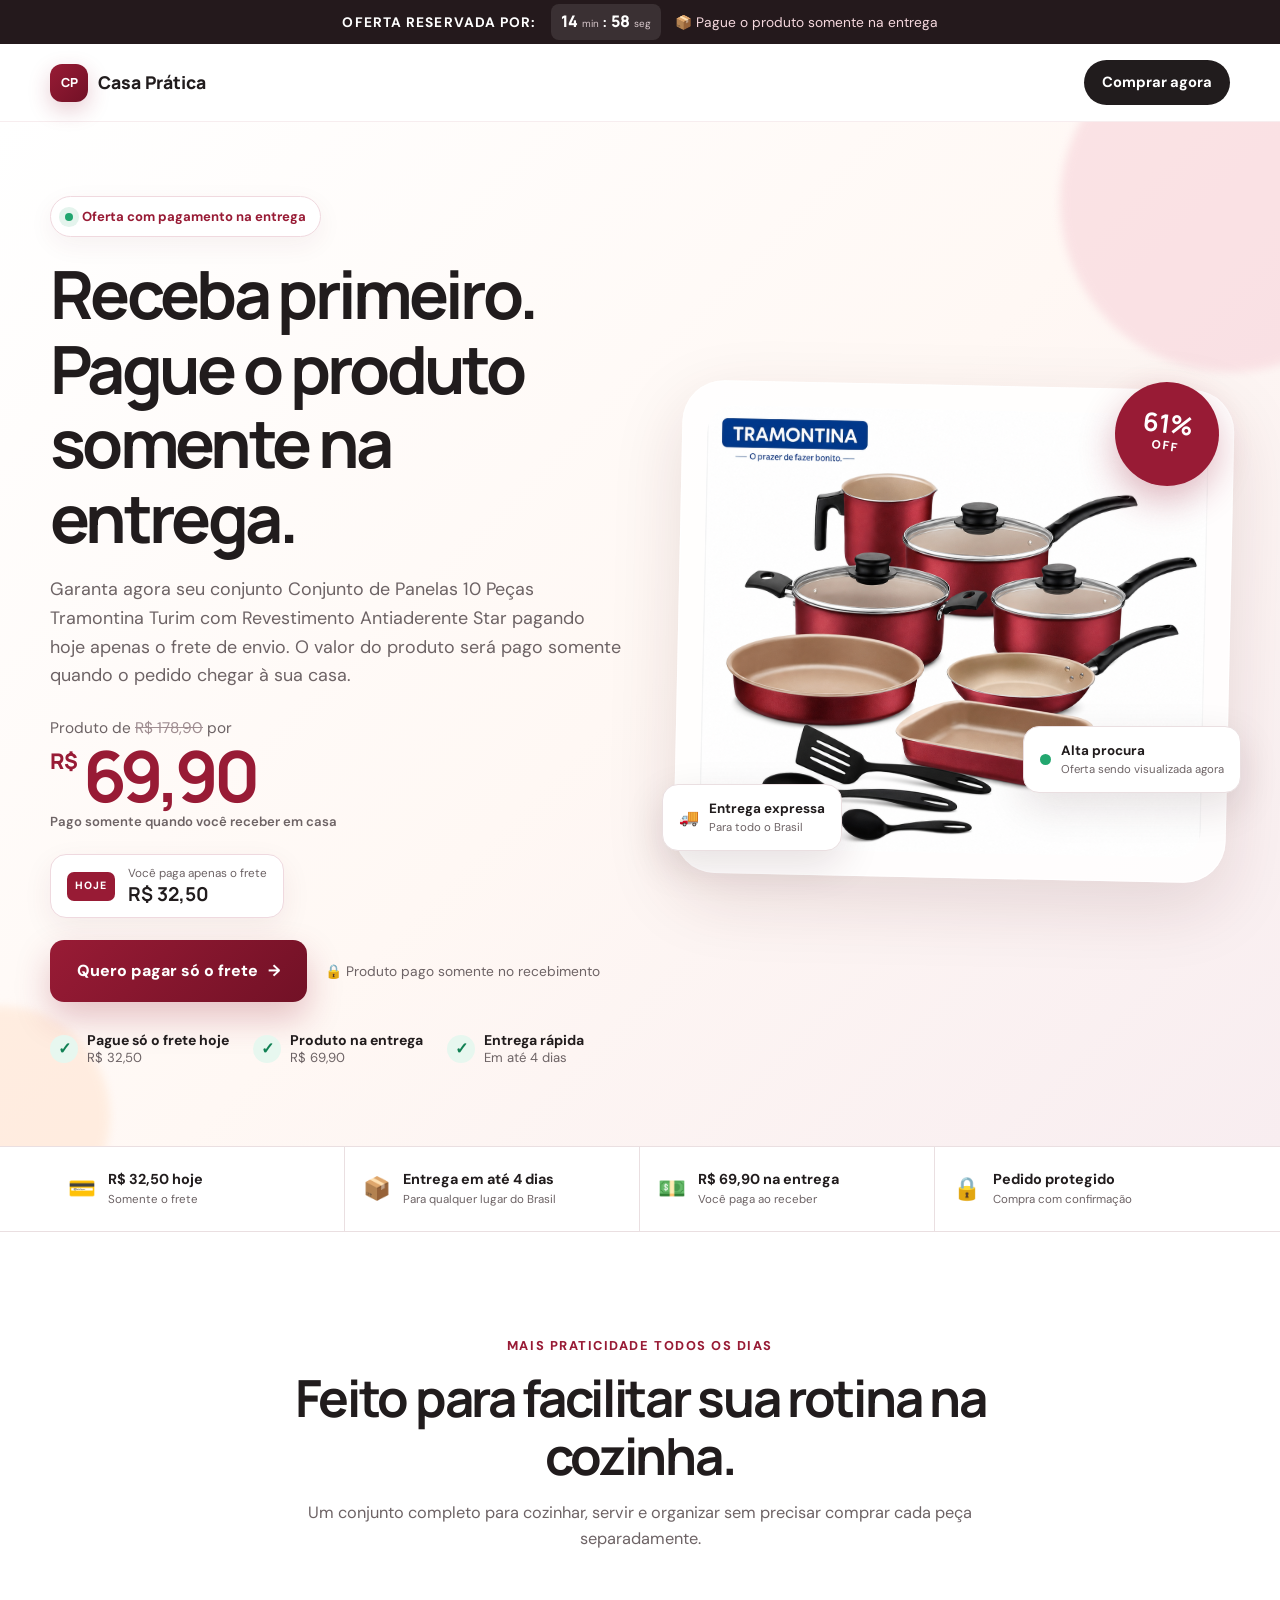
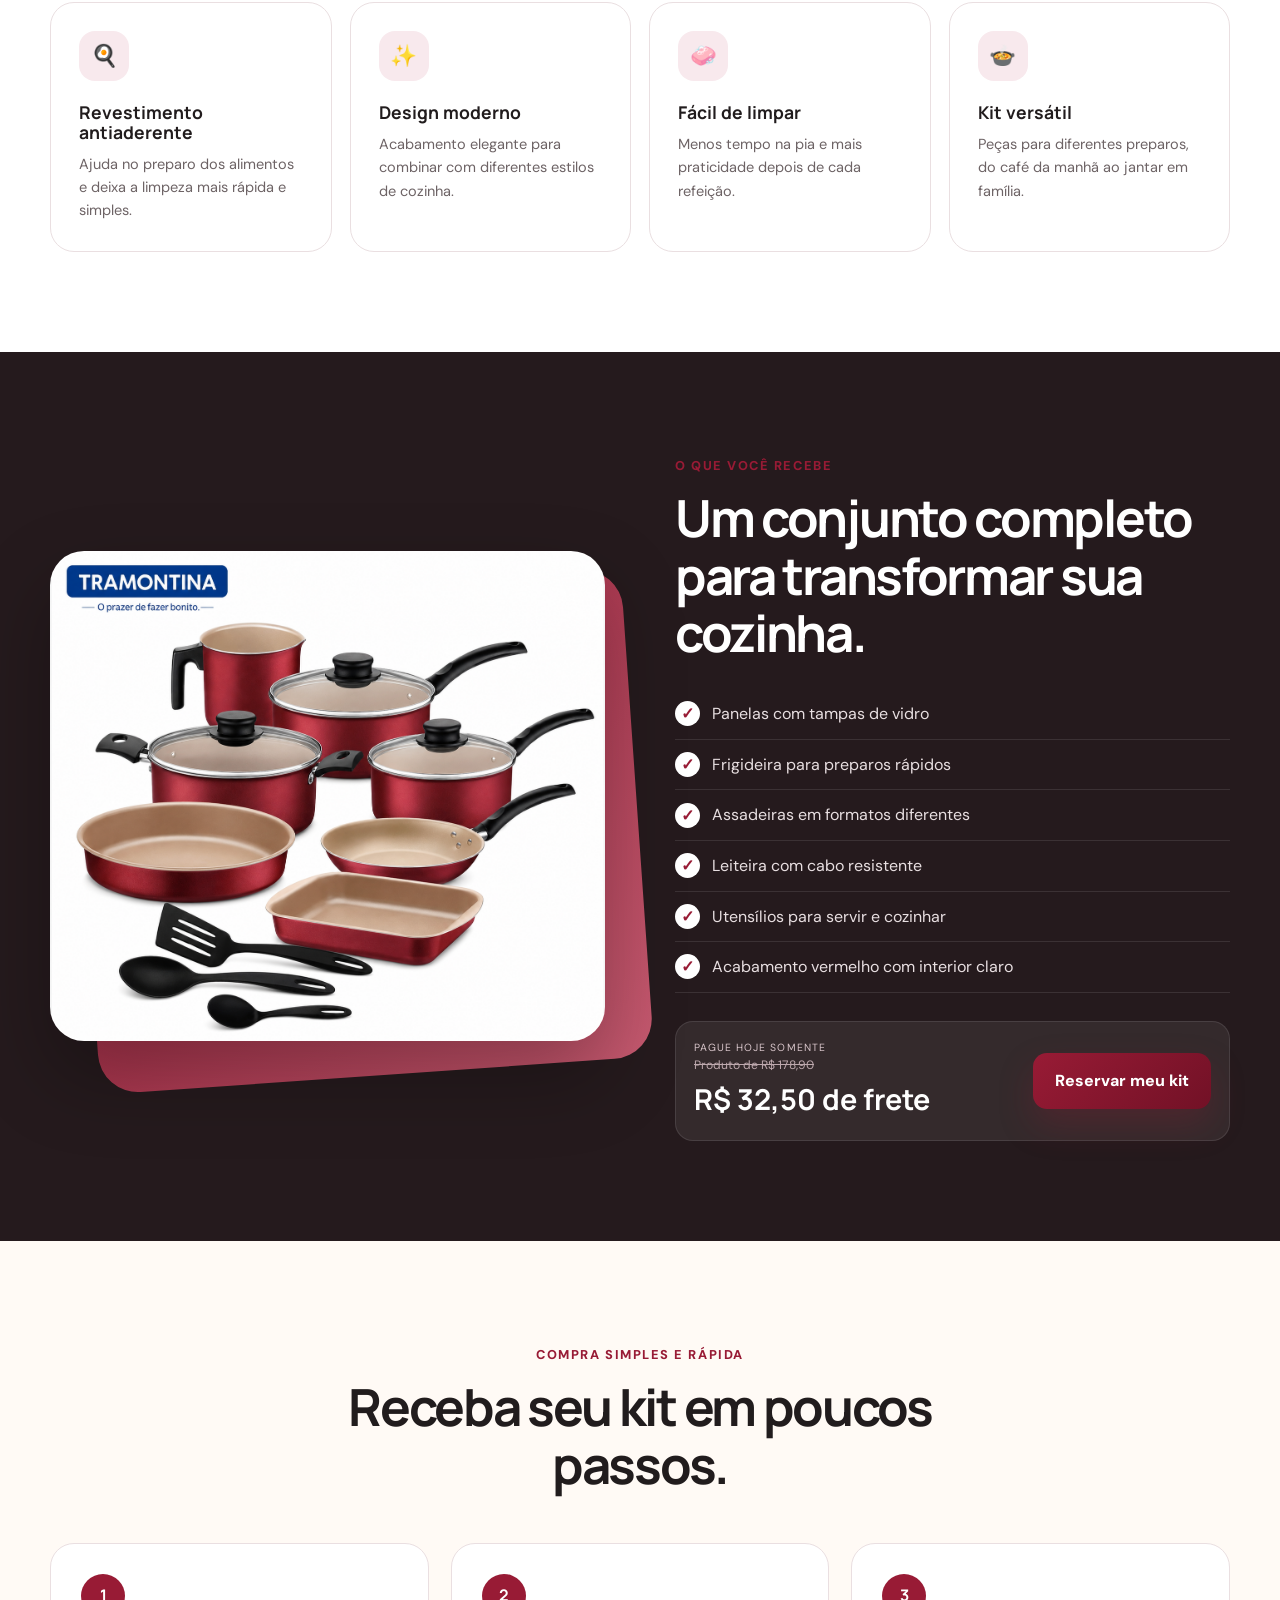
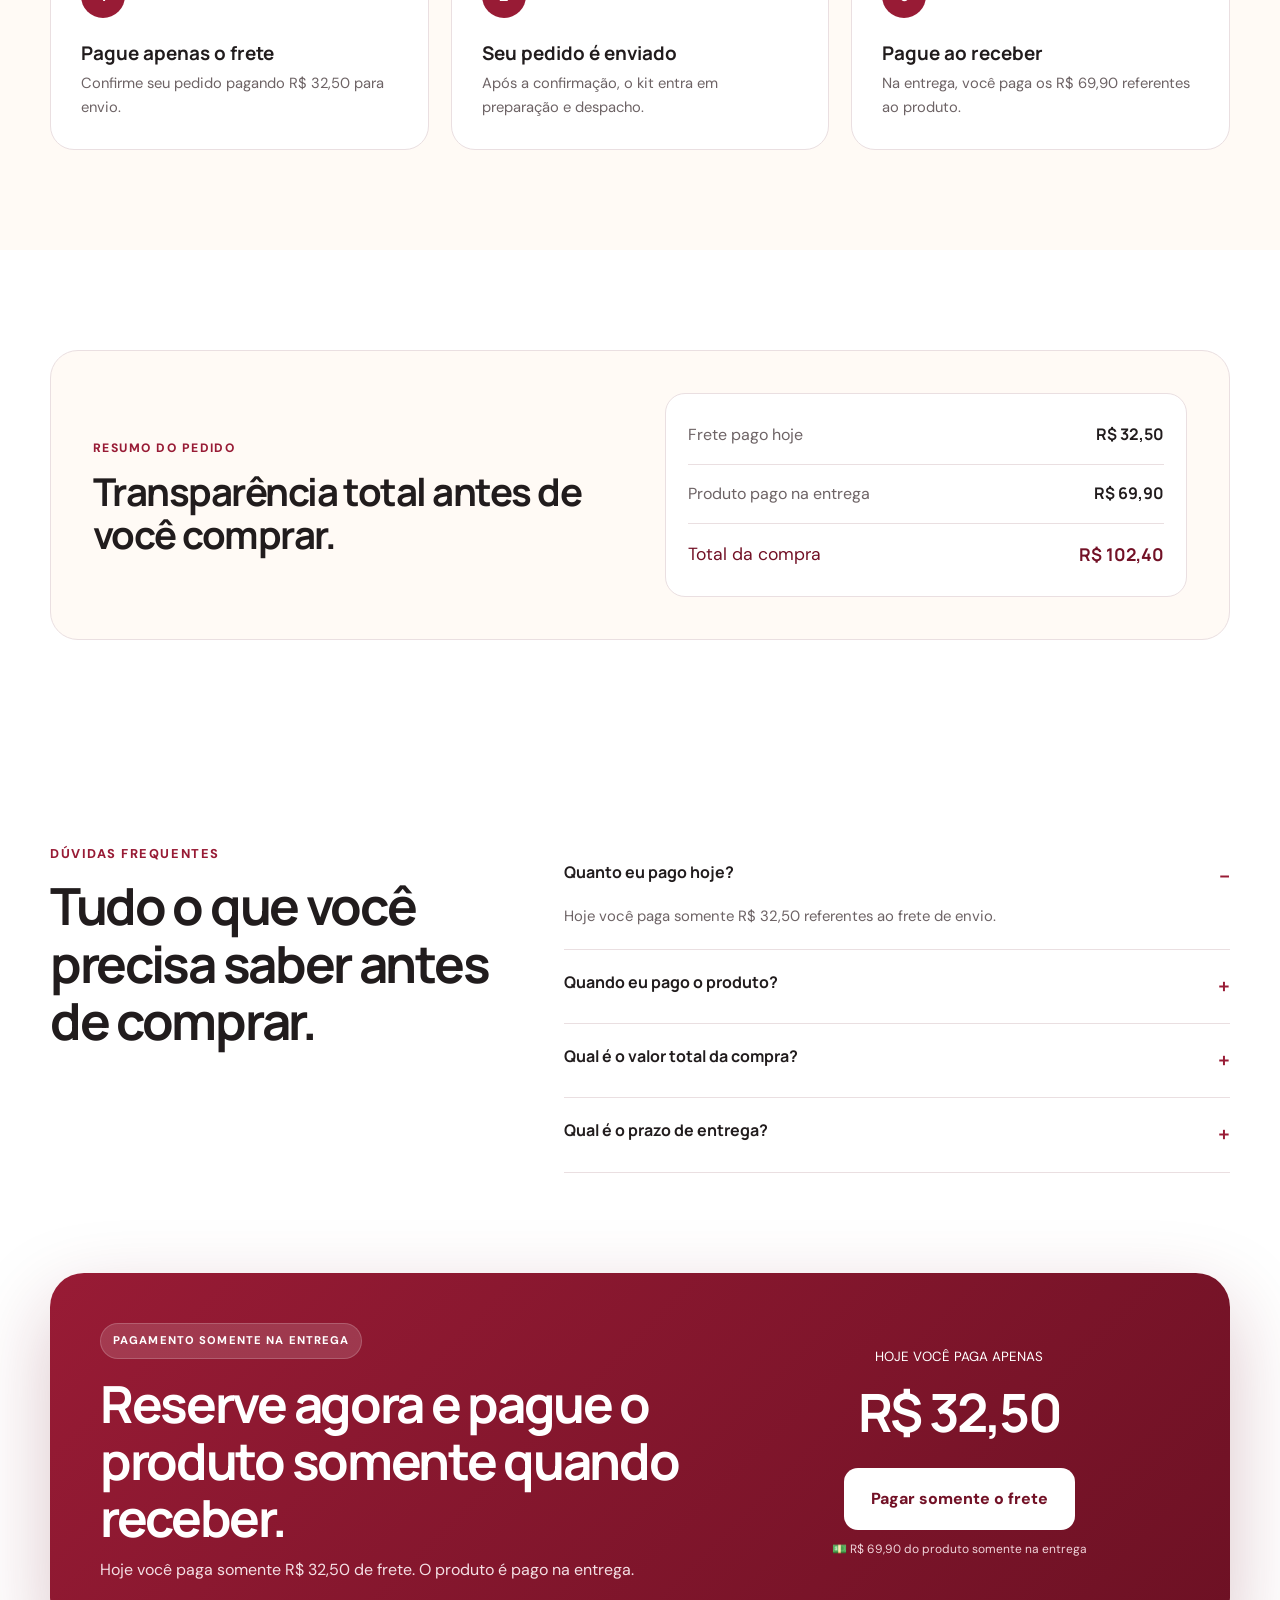
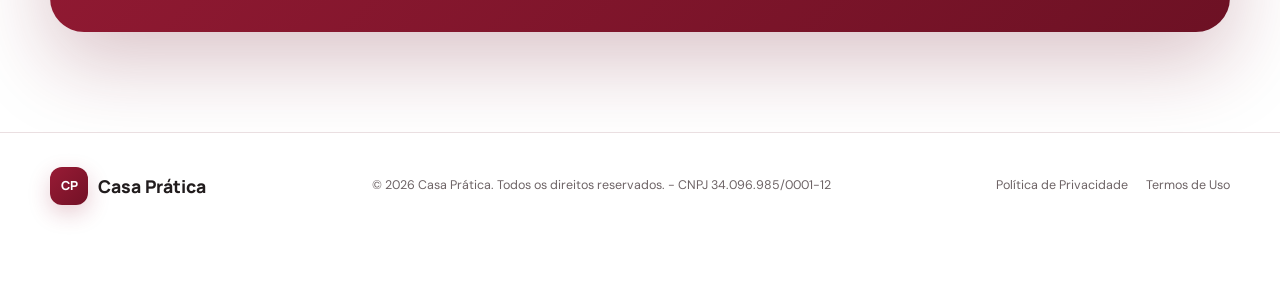
<file: index.html>
<!DOCTYPE html>
<html lang="pt-BR">
<head>
 
  <meta charset="UTF-8">
  <meta name="viewport" content="width=device-width, initial-scale=1.0">
  <meta name="description" content="Reserve seu jogo de panelas pagando apenas o frete hoje e pague o produto somente quando receber em casa.">
  <meta name="theme-color" content="#8f1730">
  <title>Jogo de Panelas Completo | Pague na Entrega</title>

  <link rel="preconnect" href="https://fonts.googleapis.com">
  <link rel="preconnect" href="https://fonts.gstatic.com" crossorigin>
  <link href="https://fonts.googleapis.com/css2?family=DM+Sans:wght@400;500;600;700&family=Manrope:wght@600;700;800&display=swap" rel="stylesheet">
  <link rel="stylesheet" href="styles.css">

  <!-- TikTok Pixel Code Start -->
<script>
!function (w, d, t) {
  w.TiktokAnalyticsObject=t;var ttq=w[t]=w[t]||[];ttq.methods=["page","track","identify","instances","debug","on","off","once","ready","alias","group","enableCookie","disableCookie","holdConsent","revokeConsent","grantConsent"],ttq.setAndDefer=function(t,e){t[e]=function(){t.push([e].concat(Array.prototype.slice.call(arguments,0)))}};for(var i=0;i<ttq.methods.length;i++)ttq.setAndDefer(ttq,ttq.methods[i]);ttq.instance=function(t){for(
var e=ttq._i[t]||[],n=0;n<ttq.methods.length;n++)ttq.setAndDefer(e,ttq.methods[n]);return e},ttq.load=function(e,n){var r="https://analytics.tiktok.com/i18n/pixel/events.js",o=n&&n.partner;ttq._i=ttq._i||{},ttq._i[e]=[],ttq._i[e]._u=r,ttq._t=ttq._t||{},ttq._t[e]=+new Date,ttq._o=ttq._o||{},ttq._o[e]=n||{};n=document.createElement("script")
;n.type="text/javascript",n.async=!0,n.src=r+"?sdkid="+e+"&lib="+t;e=document.getElementsByTagName("script")[0];e.parentNode.insertBefore(n,e)};


  ttq.load('D9GDPCJC77U79CKFAAA0');
  ttq.page();
}(window, document, 'ttq');
</script>
<!-- TikTok Pixel Code End -->

 
</head>
<body>
  <div class="urgency-bar">
    <div class="container urgency-bar__inner">
      <span class="urgency-bar__label">OFERTA RESERVADA POR:</span>
      <div class="timer" aria-label="Contagem regressiva">
        <span id="minutes">14</span><small>min</small>
        <b>:</b>
        <span id="seconds">59</span><small>seg</small>
      </div>
      <span class="urgency-bar__shipping">📦 Pague o produto somente na entrega</span>
    </div>
  </div>

  <header class="header">
    <div class="container header__inner">
      <a class="brand" href="#inicio" aria-label="Casa Prática">
        <span class="brand__mark">CP</span>
        <span>Casa Prática</span>
      </a>

      <a class="header__button" href="https://pagamento.centraldepagamentos.org/checkout?product=60dca249-8559-11f1-a1eb-46da4690ad53">Comprar agora</a>
    </div>
  </header>

  <main id="inicio">
    <section class="hero">
      <div class="hero__orb hero__orb--one"></div>
      <div class="hero__orb hero__orb--two"></div>

      <div class="container hero__grid">
        <div class="hero__content reveal">
          <div class="pill"><span></span> Oferta com pagamento na entrega</div>

          <h1>Receba primeiro. Pague o produto somente na entrega.</h1>

          <p class="hero__text">
            Garanta agora  seu conjunto Conjunto de Panelas 10 Peças Tramontina Turim com Revestimento Antiaderente Star pagando hoje apenas o frete de envio. O valor do produto será pago somente quando o pedido chegar à sua casa.
          </p>

          <div class="price">
            <div class="price__old">Produto de <s>R$ 178,90</s> por</div>
            <div class="price__current">
              <span>R$</span>
              <strong>69,90</strong>
            </div>
            <div class="price__note">Pago somente quando você receber em casa</div>
          </div>

          <div class="shipping-today">
            <span>HOJE</span>
            <div>
              <small>Você paga apenas o frete</small>
              <strong>R$ 32,50</strong>
            </div>
          </div>

          <div class="hero__cta-row">
            <a class="button button--primary button--large checkout-link" href="https://pagamento.centraldepagamentos.org/checkout?product=60dca249-8559-11f1-a1eb-46da4690ad53" target="_blank" rel="noopener">
              Quero pagar só o frete
              <span>→</span>
            </a>
            <div class="secure">🔒 Produto pago somente no recebimento</div>
          </div>

          <div class="quick-benefits">
            <div>
              <span>✓</span>
              <p><strong>Pague só o frete hoje</strong>R$ 32,50</p>
            </div>
            <div>
              <span>✓</span>
              <p><strong>Produto na entrega</strong>R$ 69,90</p>
            </div>
            <div>
              <span>✓</span>
              <p><strong>Entrega rápida</strong>Em até 4 dias</p>
            </div>
          </div>
        </div>

        <div class="hero__visual reveal">
          <div class="discount">
            <strong>61%</strong>
            <span>OFF</span>
          </div>

          <div class="product-card">
            <img src="kit-panelas.png" alt="Jogo de panelas vermelho com tampas, frigideiras e utensílios">
          </div>

          <div class="floating floating--delivery">
            <span>🚚</span>
            <div><strong>Entrega expressa</strong><small>Para todo o Brasil</small></div>
          </div>

          <div class="floating floating--activity">
            <span class="pulse"></span>
            <div><strong>Alta procura</strong><small id="activityText">Oferta sendo visualizada agora</small></div>
          </div>
        </div>
      </div>
    </section>

    <section class="trust-strip">
      <div class="container trust-strip__grid">
        <div><span>💳</span><p><strong>R$ 32,50 hoje</strong><small>Somente o frete</small></p></div>
        <div><span>📦</span><p><strong>Entrega em até 4 dias</strong><small>Para qualquer lugar do Brasil</small></p></div>
        <div><span>💵</span><p><strong>R$ 69,90 na entrega</strong><small>Você paga ao receber</small></p></div>
        <div><span>🔒</span><p><strong>Pedido protegido</strong><small>Compra com confirmação</small></p></div>
      </div>
    </section>

    <section class="section section--light">
      <div class="container">
        <div class="section-heading reveal">
          <span>Mais praticidade todos os dias</span>
          <h2>Feito para facilitar sua rotina na cozinha.</h2>
          <p>Um conjunto completo para cozinhar, servir e organizar sem precisar comprar cada peça separadamente.</p>
        </div>

        <div class="features">
          <article class="feature reveal">
            <div class="feature__icon">🍳</div>
            <h3>Revestimento antiaderente</h3>
            <p>Ajuda no preparo dos alimentos e deixa a limpeza mais rápida e simples.</p>
          </article>

          <article class="feature reveal">
            <div class="feature__icon">✨</div>
            <h3>Design moderno</h3>
            <p>Acabamento elegante para combinar com diferentes estilos de cozinha.</p>
          </article>

          <article class="feature reveal">
            <div class="feature__icon">🧼</div>
            <h3>Fácil de limpar</h3>
            <p>Menos tempo na pia e mais praticidade depois de cada refeição.</p>
          </article>

          <article class="feature reveal">
            <div class="feature__icon">🍲</div>
            <h3>Kit versátil</h3>
            <p>Peças para diferentes preparos, do café da manhã ao jantar em família.</p>
          </article>
        </div>
      </div>
    </section>

    <section class="section product-section">
      <div class="container product-section__grid">
        <div class="product-section__image reveal">
          <div class="image-backdrop"></div>
          <img src="kit-panelas.png" alt="Conjunto completo de panelas e utensílios">
        </div>

        <div class="product-section__content reveal">
          <span class="section-kicker">O que você recebe</span>
          <h2>Um conjunto completo para transformar sua cozinha.</h2>

          <ul class="check-list">
            <li><span>✓</span>Panelas com tampas de vidro</li>
            <li><span>✓</span>Frigideira para preparos rápidos</li>
            <li><span>✓</span>Assadeiras em formatos diferentes</li>
            <li><span>✓</span>Leiteira com cabo resistente</li>
            <li><span>✓</span>Utensílios para servir e cozinhar</li>
            <li><span>✓</span>Acabamento vermelho com interior claro</li>
          </ul>

          <div class="mini-offer">
            <div>
              <small>PAGUE HOJE SOMENTE</small>
              <s>Produto de R$ 178,90</s>
              <strong>R$ 32,50 de frete</strong>
            </div>
            <a class="button button--primary checkout-link" href="https://seu-checkout.com" target="_blank" rel="noopener">Reservar meu kit</a>
          </div>
        </div>
      </div>
    </section>

    <section class="section section--soft">
      <div class="container">
        <div class="section-heading reveal">
          <span>Compra simples e rápida</span>
          <h2>Receba seu kit em poucos passos.</h2>
        </div>

        <div class="steps">
          <div class="step reveal"><b>1</b><h3>Pague apenas o frete</h3><p>Confirme seu pedido pagando R$ 32,50 para envio.</p></div>
          <div class="step reveal"><b>2</b><h3>Seu pedido é enviado</h3><p>Após a confirmação, o kit entra em preparação e despacho.</p></div>
          <div class="step reveal"><b>3</b><h3>Pague ao receber</h3><p>Na entrega, você paga os R$ 69,90 referentes ao produto.</p></div>
        </div>
      </div>
    </section>


    <section class="section section--light">
      <div class="container">
        <div class="order-summary reveal">
          <div class="order-summary__header">
            <span>RESUMO DO PEDIDO</span>
            <h2>Transparência total antes de você comprar.</h2>
          </div>

          <div class="order-summary__rows">
            <div><span>Frete pago hoje</span><strong>R$ 32,50</strong></div>
            <div><span>Produto pago na entrega</span><strong>R$ 69,90</strong></div>
            <div class="order-summary__total"><span>Total da compra</span><strong>R$ 102,40</strong></div>
          </div>
        </div>
      </div>
    </section>

    <section class="section faq-section">
      <div class="container faq-grid">
        <div class="section-heading section-heading--left reveal">
          <span>Dúvidas frequentes</span>
          <h2>Tudo o que você precisa saber antes de comprar.</h2>
        </div>

        <div class="faq reveal">
          <details open>
            <summary>Quanto eu pago hoje?</summary>
            <p>Hoje você paga somente R$ 32,50 referentes ao frete de envio.</p>
          </details>
          <details>
            <summary>Quando eu pago o produto?</summary>
            <p>O valor de R$ 69,90 do produto é pago somente quando o pedido chegar à sua casa.</p>
          </details>
          <details>
            <summary>Qual é o valor total da compra?</summary>
            <p>O total é de R$ 102,40: R$ 32,50 de frete pagos hoje e R$ 69,90 pagos na entrega.</p>
          </details>
          <details>
            <summary>Qual é o prazo de entrega?</summary>
            <p>O prazo informado é de até 4 dias após a confirmação do frete.</p>
          </details>
        </div>
      </div>
    </section>

    <section class="final-offer" id="comprar">
      <div class="container final-offer__box reveal">
        <div>
          <span class="final-offer__tag">PAGAMENTO SOMENTE NA ENTREGA</span>
          <h2>Reserve agora e pague o produto somente quando receber.</h2>
          <p>Hoje você paga somente R$ 32,50 de frete. O produto é pago na entrega.</p>
        </div>

        <div class="final-offer__purchase">
          <small>HOJE VOCÊ PAGA APENAS</small>
          <strong>R$ 32,50</strong>
          <a class="button button--white button--large checkout-link" href="https://seu-checkout.com" target="_blank" rel="noopener">Pagar somente o frete</a>
          <span>💵 R$ 69,90 do produto somente na entrega</span>
        </div>
      </div>
    </section>
  </main>

  <div class="mobile-buy">
    <div>
      <small>Pague hoje só o frete</small>
      <strong>R$ 32,50</strong>
    </div>
    <a class="checkout-link" href="https://seu-checkout.com" target="_blank" rel="noopener">Reservar agora</a>
  </div>

  <footer>
    <div class="container footer__inner">
      <div class="brand brand--footer">
        <span class="brand__mark">CP</span>
        <span>Casa Prática</span>
      </div>
      <p>© 2026 Casa Prática. Todos os direitos reservados. - CNPJ 34.096.985/0001-12</p>
      <div class="footer__links">
        <a href="#">Política de Privacidade</a>
        <a href="#">Termos de Uso</a>
      </div>
    </div>
  </footer>

  <script src="script.js"></script>
</body>
</html>
</file>
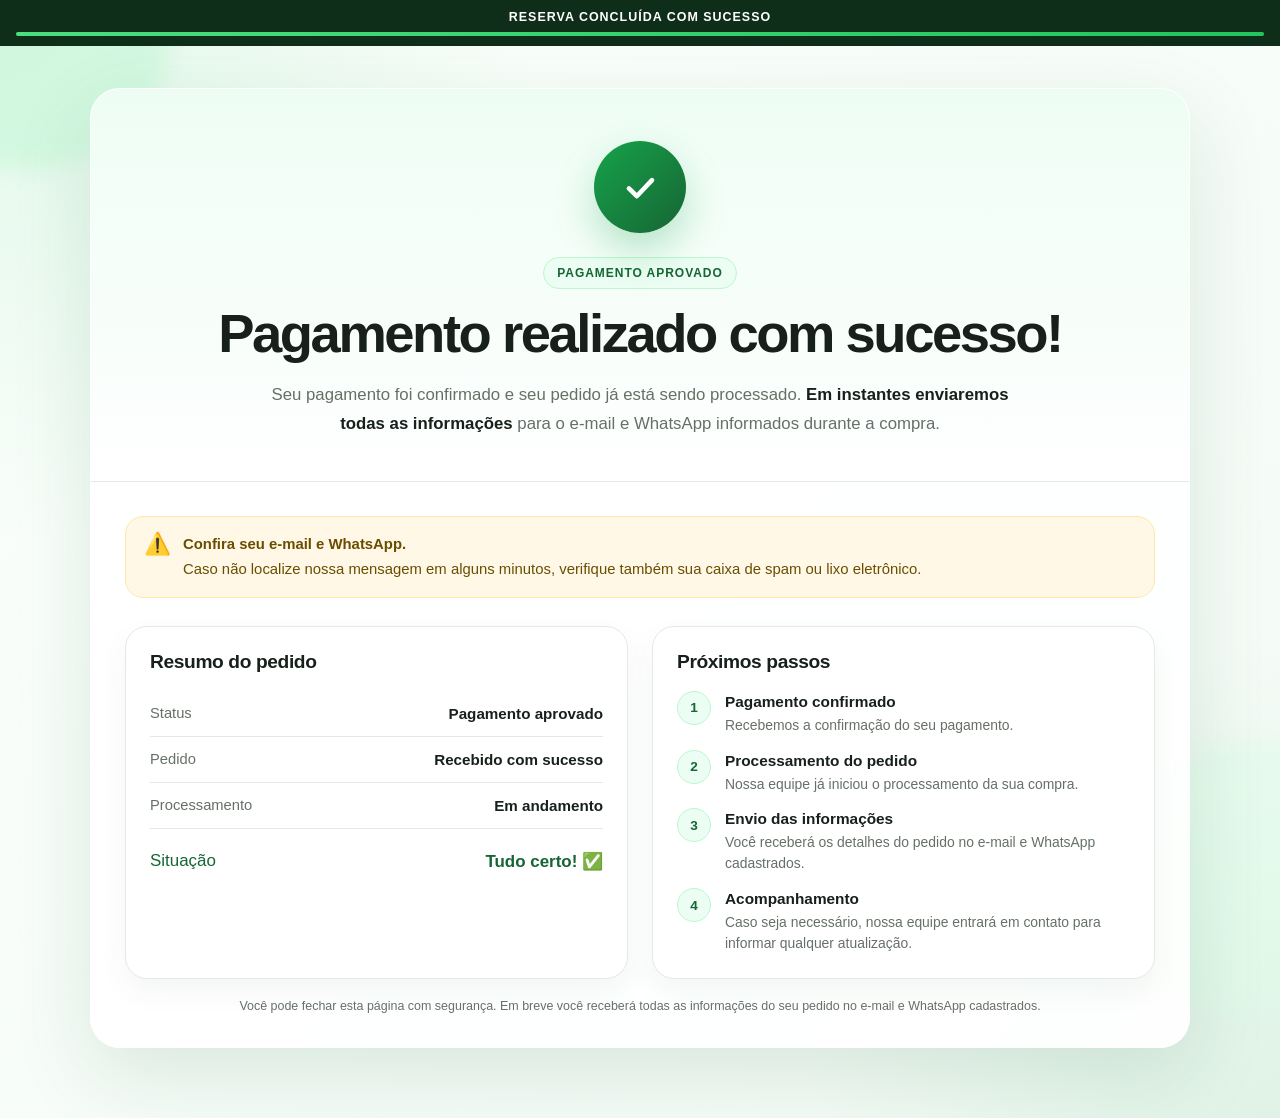
<file: sucesso.html>
<!DOCTYPE html>
<html lang="pt-BR">
<head>
  <!-- Google tag (gtag.js) -->
<script async src="https://www.googletagmanager.com/gtag/js?id=AW-18319237764"></script>
<script>
  window.dataLayer = window.dataLayer || [];
  function gtag(){dataLayer.push(arguments);}
  gtag('js', new Date());

  gtag('config', 'AW-18319237764');
</script>

  <!-- Event snippet for Visualização de página (1) conversion page -->
<script>
  gtag('event', 'conversion', {
      'send_to': 'AW-18319237764/SfQgCOv3vNQcEITFpZ9E',
      'value': 1.0,
      'currency': 'BRL'
  });
</script>

  <!-- TikTok Pixel Code Start -->
<script>
!function (w, d, t) {
  w.TiktokAnalyticsObject=t;var ttq=w[t]=w[t]||[];ttq.methods=["page","track","identify","instances","debug","on","off","once","ready","alias","group","enableCookie","disableCookie","holdConsent","revokeConsent","grantConsent"],ttq.setAndDefer=function(t,e){t[e]=function(){t.push([e].concat(Array.prototype.slice.call(arguments,0)))}};for(var i=0;i<ttq.methods.length;i++)ttq.setAndDefer(ttq,ttq.methods[i]);ttq.instance=function(t){for(
var e=ttq._i[t]||[],n=0;n<ttq.methods.length;n++)ttq.setAndDefer(e,ttq.methods[n]);return e},ttq.load=function(e,n){var r="https://analytics.tiktok.com/i18n/pixel/events.js",o=n&&n.partner;ttq._i=ttq._i||{},ttq._i[e]=[],ttq._i[e]._u=r,ttq._t=ttq._t||{},ttq._t[e]=+new Date,ttq._o=ttq._o||{},ttq._o[e]=n||{};n=document.createElement("script")
;n.type="text/javascript",n.async=!0,n.src=r+"?sdkid="+e+"&lib="+t;e=document.getElementsByTagName("script")[0];e.parentNode.insertBefore(n,e)};


  ttq.load('D9GDPCJC77U79CKFAAA0');
  ttq.page();
}(window, document, 'ttq');
</script>
<!-- TikTok Pixel Code End -->


  <script>
ttq.track('Purchase', {
    contents: [{
        content_id: 'KIT10POTES640',
        content_type: 'product',
        content_name: 'Kit 10 Potes Herméticos Vidro 640ml'
    }],
    value: 67.99,
    currency: 'BRL'
});
</script>


 <!-- Meta Pixel Code -->
<script>
!function(f,b,e,v,n,t,s)
{if(f.fbq)return;n=f.fbq=function(){n.callMethod?
n.callMethod.apply(n,arguments):n.queue.push(arguments)};
if(!f._fbq)f._fbq=n;n.push=n;n.loaded=!0;n.version='2.0';
n.queue=[];t=b.createElement(e);t.async=!0;
t.src=v;s=b.getElementsByTagName(e)[0];
s.parentNode.insertBefore(t,s)}(window, document,'script',
'https://connect.facebook.net/en_US/fbevents.js');
fbq('init', '1995648467762842');
fbq('track', 'PageView');
</script>
<noscript><img height="1" width="1" style="display:none"
src="https://www.facebook.com/tr?id=1995648467762842&ev=PageView&noscript=1"
/></noscript>
<!-- End Meta Pixel Code -->


  <script>
  fbq('track', 'Purchase');
</script>



  <meta charset="UTF-8">
  <meta name="viewport" content="width=device-width, initial-scale=1.0">
  <meta name="robots" content="noindex, nofollow">
  <meta name="theme-color" content="#166534">
  <title>Pedido Recebido com Sucesso</title>

  <style>
    *{
      box-sizing:border-box;
      margin:0;
      padding:0;
    }

    :root{
      --green:#16a34a;
      --green-dark:#166534;
      --green-soft:#ecfdf3;
      --green-line:#bbf7d0;
      --ink:#17201a;
      --muted:#667067;
      --white:#ffffff;
      --surface:#f7faf7;
      --line:#e3e9e4;
      --shadow:0 28px 80px rgba(22,101,52,.13);
    }

    html{
      scroll-behavior:smooth;
    }

    body{
      min-height:100vh;
      font-family:Arial, Helvetica, sans-serif;
      color:var(--ink);
      background:
        radial-gradient(circle at top left, rgba(34,197,94,.12), transparent 32%),
        radial-gradient(circle at bottom right, rgba(22,163,74,.09), transparent 28%),
        linear-gradient(135deg,#fbfffc 0%,#f3faf5 100%);
      overflow-x:hidden;
    }

    body::before,
    body::after{
      content:"";
      position:fixed;
      width:280px;
      height:280px;
      border-radius:50%;
      filter:blur(10px);
      z-index:-1;
      opacity:.45;
    }

    body::before{
      top:-110px;
      left:-110px;
      background:#bbf7d0;
    }

    body::after{
      right:-120px;
      bottom:-120px;
      background:#dcfce7;
    }

    .top-progress{
      background:#0f2e1a;
      color:#fff;
      padding:10px 16px;
      text-align:center;
      font-size:.78rem;
      font-weight:700;
      letter-spacing:.08em;
      text-transform:uppercase;
    }

    .progress-track{
      height:4px;
      background:rgba(255,255,255,.16);
      margin-top:8px;
      border-radius:99px;
      overflow:hidden;
    }

    .progress-bar{
      width:100%;
      height:100%;
      background:linear-gradient(90deg,#4ade80,#22c55e);
      animation:progress 1.2s ease forwards;
      transform-origin:left;
    }

    @keyframes progress{
      from{transform:scaleX(0)}
      to{transform:scaleX(1)}
    }

    .page{
      width:min(1100px,calc(100% - 28px));
      margin:0 auto;
      padding:42px 0 70px;
    }

    .success-card{
      background:rgba(255,255,255,.9);
      border:1px solid rgba(255,255,255,.9);
      backdrop-filter:blur(18px);
      border-radius:30px;
      box-shadow:var(--shadow);
      overflow:hidden;
      animation:cardIn .75s ease both;
    }

    @keyframes cardIn{
      from{
        opacity:0;
        transform:translateY(24px);
      }
      to{
        opacity:1;
        transform:none;
      }
    }

    .hero{
      padding:52px 28px 42px;
      text-align:center;
      background:
        linear-gradient(180deg,rgba(236,253,243,.92),rgba(255,255,255,.96));
      border-bottom:1px solid var(--line);
      position:relative;
    }

    .check-wrap{
      width:92px;
      height:92px;
      margin:0 auto 24px;
      border-radius:50%;
      display:grid;
      place-items:center;
      background:linear-gradient(135deg,var(--green),var(--green-dark));
      color:#fff;
      box-shadow:0 18px 38px rgba(22,163,74,.28);
      animation:checkIn .65s cubic-bezier(.2,.8,.2,1) both;
    }

    .check-wrap svg{
      width:48px;
      height:48px;
      stroke-dasharray:60;
      stroke-dashoffset:60;
      animation:drawCheck .7s .35s ease forwards;
    }

    @keyframes checkIn{
      0%{transform:scale(0);opacity:0}
      70%{transform:scale(1.08)}
      100%{transform:scale(1);opacity:1}
    }

    @keyframes drawCheck{
      to{stroke-dashoffset:0}
    }

    .eyebrow{
      display:inline-flex;
      align-items:center;
      gap:8px;
      padding:8px 13px;
      border-radius:999px;
      background:var(--green-soft);
      border:1px solid var(--green-line);
      color:var(--green-dark);
      font-size:.75rem;
      font-weight:800;
      letter-spacing:.08em;
      text-transform:uppercase;
      margin-bottom:16px;
    }

    h1{
      font-size:clamp(2rem,5vw,3.4rem);
      line-height:1.08;
      letter-spacing:-.045em;
      margin-bottom:16px;
    }

    .hero p{
      max-width:760px;
      margin:0 auto;
      color:var(--muted);
      font-size:1.05rem;
      line-height:1.75;
    }

    .hero strong{
      color:var(--ink);
    }

    .content{
      padding:34px;
    }

    .notice{
      background:#fff8e7;
      border:1px solid #fde7a6;
      border-radius:18px;
      padding:16px 18px;
      display:flex;
      gap:12px;
      align-items:flex-start;
      margin-bottom:28px;
      color:#6b4d00;
    }

    .notice span{
      font-size:1.35rem;
      line-height:1;
    }

    .notice p{
      font-size:.93rem;
      line-height:1.55;
    }

    .notice strong{
      display:block;
      margin-bottom:2px;
    }

    .grid{
      display:grid;
      grid-template-columns:1fr 1fr;
      gap:24px;
    }

    .panel{
      border:1px solid var(--line);
      border-radius:22px;
      padding:24px;
      background:var(--white);
      box-shadow:0 12px 30px rgba(29,78,42,.05);
    }

    .panel h2{
      font-size:1.2rem;
      margin-bottom:18px;
      letter-spacing:-.02em;
    }

    .summary-row{
      display:flex;
      align-items:center;
      justify-content:space-between;
      gap:18px;
      padding:14px 0;
      border-bottom:1px solid var(--line);
    }

    .summary-row:last-child{
      border-bottom:0;
    }

    .summary-row span{
      color:var(--muted);
      font-size:.92rem;
    }

    .summary-row strong{
      text-align:right;
      font-size:.95rem;
    }

    .summary-row.total{
      margin-top:4px;
      padding-top:18px;
    }

    .summary-row.total span,
    .summary-row.total strong{
      color:var(--green-dark);
      font-size:1.06rem;
    }

    .steps{
      display:grid;
      gap:14px;
    }

    .step{
      display:flex;
      gap:14px;
      align-items:flex-start;
    }

    .step-number{
      width:34px;
      height:34px;
      min-width:34px;
      border-radius:50%;
      display:grid;
      place-items:center;
      background:var(--green-soft);
      border:1px solid var(--green-line);
      color:var(--green-dark);
      font-weight:800;
      font-size:.85rem;
    }

    .step h3{
      font-size:.96rem;
      margin:2px 0 4px;
    }

    .step p{
      color:var(--muted);
      font-size:.87rem;
      line-height:1.5;
    }

    .cta-box{
      margin-top:26px;
      border-radius:24px;
      padding:28px;
      background:linear-gradient(135deg,#103d21,#166534);
      color:#fff;
      display:grid;
      grid-template-columns:1fr auto;
      gap:24px;
      align-items:center;
    }

    .cta-box h2{
      font-size:1.35rem;
      margin-bottom:7px;
    }

    .cta-box p{
      color:#d8f5e1;
      font-size:.92rem;
      line-height:1.55;
    }

    .whatsapp-button{
      display:inline-flex;
      align-items:center;
      justify-content:center;
      gap:10px;
      padding:16px 20px;
      border-radius:14px;
      background:#25d366;
      color:#fff;
      font-weight:800;
      white-space:nowrap;
      box-shadow:0 14px 30px rgba(37,211,102,.22);
      transition:.25s ease;
    }

    .whatsapp-button:hover{
      transform:translateY(-3px);
      filter:brightness(.97);
    }

    .footer-note{
      text-align:center;
      color:var(--muted);
      font-size:.78rem;
      margin-top:20px;
    }

    .confetti{
      position:absolute;
      inset:0;
      pointer-events:none;
      overflow:hidden;
    }

    .confetti i{
      position:absolute;
      width:8px;
      height:14px;
      top:-20px;
      border-radius:3px;
      opacity:.75;
      animation:fall 4.5s linear infinite;
    }

    .confetti i:nth-child(1){left:8%;background:#22c55e;animation-delay:.2s}
    .confetti i:nth-child(2){left:18%;background:#f59e0b;animation-delay:1.1s}
    .confetti i:nth-child(3){left:34%;background:#60a5fa;animation-delay:.6s}
    .confetti i:nth-child(4){left:51%;background:#f472b6;animation-delay:1.5s}
    .confetti i:nth-child(5){left:67%;background:#4ade80;animation-delay:.9s}
    .confetti i:nth-child(6){left:82%;background:#facc15;animation-delay:1.9s}
    .confetti i:nth-child(7){left:92%;background:#a78bfa;animation-delay:.35s}

    @keyframes fall{
      0%{
        transform:translateY(-20px) rotate(0deg);
        opacity:0;
      }
      10%{opacity:.8}
      100%{
        transform:translateY(360px) rotate(560deg);
        opacity:0;
      }
    }

    @media(max-width:760px){
      .page{
        padding-top:20px;
      }

      .hero{
        padding:42px 20px 34px;
      }

      .content{
        padding:20px;
      }

      .grid{
        grid-template-columns:1fr;
      }

      .cta-box{
        grid-template-columns:1fr;
        text-align:center;
      }

      .whatsapp-button{
        width:100%;
      }
    }

    @media(max-width:480px){
      h1{
        font-size:2.15rem;
      }

      .check-wrap{
        width:78px;
        height:78px;
      }

      .check-wrap svg{
        width:40px;
        height:40px;
      }

      .panel{
        padding:20px;
      }

      .summary-row{
        align-items:flex-start;
      }

      .summary-row strong{
        max-width:48%;
      }
    }

    @media(prefers-reduced-motion:reduce){
      *{
        animation:none!important;
        transition:none!important;
      }
    }
  </style>
</head>
<body>

 

  <div class="top-progress">
    Reserva concluída com sucesso
    <div class="progress-track">
      <div class="progress-bar"></div>
    </div>
  </div>

  <main class="page">
    <section class="success-card">
      <div class="hero">
        <div class="confetti" aria-hidden="true">
          <i></i><i></i><i></i><i></i><i></i><i></i><i></i>
        </div>

        <div class="check-wrap" aria-hidden="true">
          <svg viewBox="0 0 52 52" fill="none">
            <path d="M14 27.5L22.5 36L39 18.5" stroke="currentColor" stroke-width="5" stroke-linecap="round" stroke-linejoin="round"/>
          </svg>
        </div>

        <div class="eyebrow">Pagamento aprovado</div>

        <h1>Pagamento realizado com sucesso!</h1>

        <p>
          Seu pagamento foi confirmado e seu pedido já está sendo processado.
          <strong>Em instantes enviaremos todas as informações</strong>
          para o e-mail e WhatsApp informados durante a compra.
        </p>
      </div>

      <div class="content">
        <div class="notice">
          <span>⚠️</span>
          <p>
            <strong>Confira seu e-mail e WhatsApp.</strong>
            Caso não localize nossa mensagem em alguns minutos, verifique também sua caixa de spam ou lixo eletrônico.
          </p>
        </div>

        <div class="grid">
          <article class="panel">
             <h2>Resumo do pedido</h2>

             <div class="summary-row">
               <span>Status</span>
               <strong>Pagamento aprovado</strong>
             </div>

             <div class="summary-row">
               <span>Pedido</span>
               <strong>Recebido com sucesso</strong>
             </div>

             <div class="summary-row">
               <span>Processamento</span>
               <strong>Em andamento</strong>
             </div>

             <div class="summary-row total">
               <span>Situação</span>
               <strong>Tudo certo! ✅</strong>
             </div>
           </article>

          <article class="panel">
             <h2>Próximos passos</h2>

             <div class="steps">
               <div class="step"><div class="step-number">1</div><div><h3>Pagamento confirmado</h3><p>Recebemos a confirmação do seu pagamento.</p></div></div>
               <div class="step"><div class="step-number">2</div><div><h3>Processamento do pedido</h3><p>Nossa equipe já iniciou o processamento da sua compra.</p></div></div>
               <div class="step"><div class="step-number">3</div><div><h3>Envio das informações</h3><p>Você receberá os detalhes do pedido no e-mail e WhatsApp cadastrados.</p></div></div>
               <div class="step"><div class="step-number">4</div><div><h3>Acompanhamento</h3><p>Caso seja necessário, nossa equipe entrará em contato para informar qualquer atualização.</p></div></div>
             </div>
           </article>
        </div>

        

        <p class="footer-note">
          Você pode fechar esta página com segurança. Em breve você receberá todas as informações do seu pedido no e-mail e WhatsApp cadastrados.
        </p>
      </div>
    </section>
  </main>
</body>
</html>
</file>
<file: styles.css>
*{box-sizing:border-box;margin:0;padding:0}
:root{
  --red:#981b35;
  --red-dark:#721126;
  --red-light:#f8e9ed;
  --cream:#fffaf5;
  --ink:#211c1d;
  --muted:#6d6365;
  --line:#eadfe1;
  --white:#fff;
  --shadow:0 24px 70px rgba(74,22,34,.13);
}
html{scroll-behavior:smooth}
body{font-family:"DM Sans",sans-serif;color:var(--ink);background:var(--white);line-height:1.6;overflow-x:hidden}
img{max-width:100%;display:block}
a{text-decoration:none;color:inherit}
button,a{tap-highlight-color:transparent}
.container{width:min(1180px,calc(100% - 40px));margin-inline:auto}
.urgency-bar{background:#24191c;color:#fff;font-size:.86rem}
.urgency-bar__inner{min-height:44px;display:flex;align-items:center;justify-content:center;gap:14px;flex-wrap:wrap}
.urgency-bar__label{font-weight:700;letter-spacing:.08em}
.urgency-bar__shipping{color:#f5d8de}
.timer{display:flex;align-items:baseline;gap:4px;background:rgba(255,255,255,.1);padding:5px 10px;border-radius:8px}
.timer span{font-family:"Manrope";font-weight:800;font-size:1rem}
.timer small{font-size:.62rem;color:#d8c8cc}
.header{height:78px;border-bottom:1px solid rgba(152,27,53,.08);background:rgba(255,255,255,.88);backdrop-filter:blur(18px);position:sticky;top:0;z-index:50}
.header__inner{height:100%;display:flex;align-items:center;justify-content:space-between}
.brand{display:inline-flex;align-items:center;gap:10px;font-family:"Manrope";font-weight:800;font-size:1.1rem}
.brand__mark{width:38px;height:38px;border-radius:12px;background:linear-gradient(135deg,var(--red),var(--red-dark));display:grid;place-items:center;color:#fff;font-size:.78rem;box-shadow:0 8px 22px rgba(152,27,53,.22)}
.header__button{background:var(--ink);color:#fff;padding:11px 18px;border-radius:999px;font-weight:700;font-size:.92rem;transition:.25s}
.header__button:hover{transform:translateY(-2px);background:var(--red)}
.hero{position:relative;padding:74px 0 80px;background:linear-gradient(135deg,#fff 0%,#fff8f4 52%,#f8edf0 100%);overflow:hidden}
.hero__grid{display:grid;grid-template-columns:1.02fr .98fr;align-items:center;gap:54px;position:relative;z-index:2}
.hero__orb{position:absolute;border-radius:50%;filter:blur(4px);opacity:.48}
.hero__orb--one{width:340px;height:340px;background:#f6cbd4;right:-120px;top:-90px}
.hero__orb--two{width:220px;height:220px;background:#ffe0c9;left:-110px;bottom:-80px}
.pill{display:inline-flex;align-items:center;gap:9px;background:#fff;border:1px solid #f0d9df;color:var(--red);border-radius:999px;padding:9px 14px;font-weight:700;font-size:.82rem;box-shadow:0 8px 26px rgba(95,29,43,.06)}
.pill span{width:8px;height:8px;border-radius:50%;background:#21a56f;box-shadow:0 0 0 6px rgba(33,165,111,.12)}
h1,h2,h3{font-family:"Manrope",sans-serif;line-height:1.12}
.hero h1{font-size:clamp(2.6rem,5.2vw,4.85rem);letter-spacing:-.055em;max-width:760px;margin:20px 0}
.hero__text{font-size:1.12rem;color:var(--muted);max-width:600px}
.price{margin:26px 0 22px}
.price__old{color:var(--muted);font-size:.96rem}
.price__old s{color:#9f8d91}
.price__current{display:flex;align-items:flex-start;color:var(--red);line-height:1}
.price__current span{font-family:"Manrope";font-weight:800;font-size:1.35rem;margin:10px 5px 0 0}
.price__current strong{font-family:"Manrope";font-size:4.4rem;letter-spacing:-.07em}
.price__note{font-size:.82rem;color:var(--muted);font-weight:600}
.hero__cta-row{display:flex;align-items:center;gap:18px;flex-wrap:wrap}
.button{display:inline-flex;align-items:center;justify-content:center;gap:10px;border-radius:14px;padding:15px 22px;font-weight:800;transition:.25s;box-shadow:none}
.button:hover{transform:translateY(-3px)}
.button--primary{background:linear-gradient(135deg,var(--red),var(--red-dark));color:#fff;box-shadow:0 16px 34px rgba(152,27,53,.25)}
.button--large{padding:18px 27px;font-size:1rem}
.button--white{background:#fff;color:var(--red-dark)}
.secure{font-size:.86rem;color:var(--muted)}
.quick-benefits{display:flex;gap:24px;flex-wrap:wrap;margin-top:30px}
.quick-benefits>div{display:flex;align-items:center;gap:9px}
.quick-benefits>div>span{width:28px;height:28px;border-radius:50%;display:grid;place-items:center;background:#e7f7ef;color:#118154;font-weight:800}
.quick-benefits p{font-size:.82rem;line-height:1.25;color:var(--muted)}
.quick-benefits strong{display:block;color:var(--ink);font-size:.88rem}
.hero__visual{position:relative;min-height:580px;display:grid;place-items:center}
.product-card{width:min(560px,100%);background:rgba(255,255,255,.82);border:1px solid rgba(255,255,255,.9);border-radius:42px;padding:24px;box-shadow:var(--shadow);transform:rotate(1.2deg)}
.product-card img{border-radius:28px;mix-blend-mode:multiply}
.discount{position:absolute;right:2%;top:7%;z-index:3;width:104px;height:104px;border-radius:50%;background:var(--red);color:#fff;display:grid;place-content:center;text-align:center;box-shadow:0 15px 35px rgba(152,27,53,.3);transform:rotate(7deg)}
.discount strong{font-family:"Manrope";font-size:1.6rem;line-height:1}
.discount span{font-size:.76rem;letter-spacing:.12em;font-weight:800}
.floating{position:absolute;background:#fff;border:1px solid var(--line);border-radius:16px;padding:13px 16px;display:flex;align-items:center;gap:10px;box-shadow:0 14px 40px rgba(50,20,28,.12)}
.floating strong,.floating small{display:block}
.floating strong{font-size:.84rem}
.floating small{font-size:.71rem;color:var(--muted)}
.floating--delivery{left:-3%;bottom:12%}
.floating--activity{right:-2%;bottom:22%}
.pulse{width:11px;height:11px;border-radius:50%;background:#23a76f;box-shadow:0 0 0 0 rgba(35,167,111,.5);animation:pulse 1.8s infinite}
@keyframes pulse{70%{box-shadow:0 0 0 10px rgba(35,167,111,0)}100%{box-shadow:0 0 0 0 rgba(35,167,111,0)}}
.trust-strip{border-top:1px solid var(--line);border-bottom:1px solid var(--line);background:#fff}
.trust-strip__grid{display:grid;grid-template-columns:repeat(4,1fr)}
.trust-strip__grid>div{display:flex;align-items:center;gap:12px;padding:24px 18px;border-right:1px solid var(--line)}
.trust-strip__grid>div:last-child{border-right:0}
.trust-strip__grid>div>span{font-size:1.4rem}
.trust-strip p{line-height:1.2}
.trust-strip strong,.trust-strip small{display:block}
.trust-strip strong{font-size:.9rem}
.trust-strip small{font-size:.72rem;color:var(--muted);margin-top:4px}
.section{padding:100px 0}
.section--light{background:#fff}
.section--soft{background:var(--cream)}
.section-heading{text-align:center;max-width:760px;margin:0 auto 50px}
.section-heading>span,.section-kicker{color:var(--red);font-size:.8rem;font-weight:800;text-transform:uppercase;letter-spacing:.12em}
.section-heading h2,.product-section__content h2{font-size:clamp(2rem,4vw,3.2rem);letter-spacing:-.045em;margin:12px 0 16px}
.section-heading p{color:var(--muted);font-size:1.02rem}
.section-heading--left{text-align:left;margin:0}
.features{display:grid;grid-template-columns:repeat(4,1fr);gap:18px}
.feature{border:1px solid var(--line);border-radius:24px;padding:28px;background:#fff;transition:.3s}
.feature:hover{transform:translateY(-6px);box-shadow:0 20px 50px rgba(57,26,33,.09);border-color:#e6c9d0}
.feature__icon{width:50px;height:50px;border-radius:16px;display:grid;place-items:center;background:var(--red-light);font-size:1.35rem;margin-bottom:22px}
.feature h3{font-size:1.1rem;margin-bottom:10px}
.feature p{color:var(--muted);font-size:.91rem}
.product-section{background:#251a1d;color:#fff}
.product-section__grid{display:grid;grid-template-columns:1fr 1fr;gap:70px;align-items:center}
.product-section__image{position:relative}
.product-section__image img{position:relative;z-index:2;border-radius:34px;box-shadow:0 35px 80px rgba(0,0,0,.28)}
.image-backdrop{position:absolute;inset:7% -6% -7% 6%;background:linear-gradient(135deg,#8f1730,#c65a70);border-radius:40px;transform:rotate(-4deg)}
.product-section__content h2{color:#fff}
.check-list{list-style:none;margin:28px 0}
.check-list li{display:flex;gap:12px;align-items:center;padding:12px 0;border-bottom:1px solid rgba(255,255,255,.1);color:#e8dfe1}
.check-list li span{width:25px;height:25px;border-radius:50%;display:grid;place-items:center;background:#fff;color:var(--red);font-weight:800;flex:none}
.mini-offer{display:flex;align-items:center;justify-content:space-between;gap:20px;background:rgba(255,255,255,.07);border:1px solid rgba(255,255,255,.1);padding:18px;border-radius:18px}
.mini-offer small,.mini-offer s,.mini-offer strong{display:block}
.mini-offer small{font-size:.65rem;letter-spacing:.1em;color:#d8c5ca}
.mini-offer s{font-size:.76rem;color:#bda8ad}
.mini-offer strong{font-family:"Manrope";font-size:1.8rem}
.steps{display:grid;grid-template-columns:repeat(3,1fr);gap:22px}
.step{background:#fff;border:1px solid var(--line);border-radius:24px;padding:30px}
.step b{display:grid;place-items:center;width:44px;height:44px;border-radius:50%;background:var(--red);color:#fff;font-family:"Manrope";margin-bottom:25px}
.step h3{font-size:1.18rem;margin-bottom:8px}
.step p{color:var(--muted);font-size:.92rem}
.faq-grid{display:grid;grid-template-columns:.8fr 1.2fr;gap:70px;align-items:start}
.faq details{border-bottom:1px solid var(--line);padding:20px 0}
.faq summary{cursor:pointer;list-style:none;font-family:"Manrope";font-weight:700;display:flex;justify-content:space-between;gap:16px}
.faq summary::after{content:"+";font-size:1.3rem;color:var(--red)}
.faq details[open] summary::after{content:"−"}
.faq p{color:var(--muted);padding-top:12px;font-size:.93rem}
.final-offer{padding:0 0 100px}
.final-offer__box{background:linear-gradient(135deg,var(--red),#6d1124);color:#fff;border-radius:34px;padding:50px;display:grid;grid-template-columns:1.15fr .85fr;align-items:center;gap:40px;box-shadow:0 30px 80px rgba(112,20,39,.25)}
.final-offer__tag{display:inline-block;background:rgba(255,255,255,.14);border:1px solid rgba(255,255,255,.18);padding:8px 12px;border-radius:999px;font-size:.7rem;letter-spacing:.1em;font-weight:800}
.final-offer h2{font-size:clamp(2rem,4vw,3.4rem);letter-spacing:-.045em;margin:16px 0 10px}
.final-offer p{color:#f4dfe4}
.final-offer__purchase{text-align:center}
.final-offer__purchase small,.final-offer__purchase strong,.final-offer__purchase span{display:block}
.final-offer__purchase strong{font-family:"Manrope";font-size:3.3rem;letter-spacing:-.05em;margin:3px 0 14px}
.final-offer__purchase span{font-size:.75rem;margin-top:10px;color:#f0d4da}
footer{border-top:1px solid var(--line);padding:34px 0 100px;background:#fff}
.footer__inner{display:flex;align-items:center;justify-content:space-between;gap:24px;color:var(--muted);font-size:.78rem}
.brand--footer{color:var(--ink)}
.footer__links{display:flex;gap:18px}
.mobile-buy{display:none}
.reveal{opacity:0;transform:translateY(22px);transition:opacity .7s ease,transform .7s ease}
.reveal.visible{opacity:1;transform:none}

@media(max-width:980px){
  .hero__grid,.product-section__grid,.faq-grid{grid-template-columns:1fr}
  .hero{padding-top:55px}
  .hero__content{text-align:center}
  .hero__text{margin-inline:auto}
  .hero__cta-row,.quick-benefits{justify-content:center}
  .hero__visual{min-height:auto;margin-top:20px}
  .floating--delivery{left:2%;bottom:4%}
  .floating--activity{right:2%;bottom:14%}
  .trust-strip__grid,.features{grid-template-columns:repeat(2,1fr)}
  .trust-strip__grid>div:nth-child(2){border-right:0}
  .trust-strip__grid>div:nth-child(-n+2){border-bottom:1px solid var(--line)}
  .section-heading--left{text-align:center;margin:auto}
  .steps{grid-template-columns:1fr}
  .final-offer__box{grid-template-columns:1fr;text-align:center}
}
@media(max-width:640px){
  .container{width:min(100% - 28px,1180px)}
  .urgency-bar__inner{gap:7px;padding:7px 0;line-height:1.2}
  .urgency-bar__shipping{width:100%;text-align:center;font-size:.72rem}
  .header{height:68px}
  .header__button{display:none}
  .hero{padding:42px 0 54px}
  .hero h1{font-size:2.55rem}
  .hero__text{font-size:1rem}
  .price__current{justify-content:center}
  .price__current strong{font-size:3.7rem}
  .button--large{width:100%}
  .secure{width:100%}
  .quick-benefits{display:grid;grid-template-columns:1fr 1fr;text-align:left;gap:14px}
  .quick-benefits>div:last-child{grid-column:1/-1;justify-self:center}
  .product-card{padding:12px;border-radius:25px}
  .product-card img{border-radius:18px}
  .discount{width:82px;height:82px;right:-2%;top:-5%}
  .discount strong{font-size:1.25rem}
  .floating{padding:10px 12px}
  .floating--delivery{left:-2%;bottom:-8%}
  .floating--activity{right:-2%;bottom:7%}
  .floating strong{font-size:.73rem}
  .floating small{font-size:.62rem}
  .trust-strip__grid,.features{grid-template-columns:1fr}
  .trust-strip__grid>div{border-right:0;border-bottom:1px solid var(--line)}
  .trust-strip__grid>div:last-child{border-bottom:0}
  .section{padding:72px 0}
  .section-heading{margin-bottom:34px}
  .section-heading h2,.product-section__content h2{font-size:2.15rem}
  .product-section__grid{gap:50px}
  .image-backdrop{inset:5% -2% -5% 2%}
  .mini-offer{flex-direction:column;text-align:center}
  .mini-offer .button{width:100%}
  .faq-grid{gap:25px}
  .final-offer{padding-bottom:72px}
  .final-offer__box{padding:34px 20px;border-radius:25px}
  .footer__inner{flex-direction:column;text-align:center}
  .footer__links{flex-direction:column;gap:8px}
  .mobile-buy{position:fixed;display:flex;align-items:center;justify-content:space-between;gap:12px;left:10px;right:10px;bottom:10px;background:#23191c;color:#fff;padding:10px 10px 10px 16px;border-radius:16px;z-index:100;box-shadow:0 18px 50px rgba(0,0,0,.3)}
  .mobile-buy small,.mobile-buy strong{display:block;line-height:1.1}
  .mobile-buy small{font-size:.62rem;color:#d9c8cd}
  .mobile-buy strong{font-family:"Manrope";font-size:1.25rem}
  .mobile-buy a{background:var(--red);padding:12px 15px;border-radius:11px;font-size:.82rem;font-weight:800}
}
@media(prefers-reduced-motion:reduce){
  *{scroll-behavior:auto!important}
  .reveal{opacity:1;transform:none;transition:none}
  .pulse{animation:none}
}

.shipping-today{display:inline-flex;align-items:center;gap:13px;background:#fff;border:1px solid #efd9df;border-radius:16px;padding:12px 16px;margin:0 0 22px;box-shadow:0 10px 30px rgba(95,29,43,.07)}
.shipping-today>span{background:var(--red);color:#fff;font-size:.66rem;letter-spacing:.1em;font-weight:800;padding:6px 8px;border-radius:7px}
.shipping-today small,.shipping-today strong{display:block;line-height:1.15}
.shipping-today small{font-size:.73rem;color:var(--muted)}
.shipping-today strong{font-family:"Manrope";font-size:1.2rem;color:var(--ink);margin-top:3px}
.order-summary{display:grid;grid-template-columns:1fr 1fr;gap:50px;align-items:center;background:var(--cream);border:1px solid var(--line);border-radius:28px;padding:42px}
.order-summary__header>span{color:var(--red);font-size:.76rem;font-weight:800;letter-spacing:.12em}
.order-summary__header h2{font-size:clamp(1.8rem,3vw,2.8rem);margin-top:10px;letter-spacing:-.04em}
.order-summary__rows{background:#fff;border:1px solid var(--line);border-radius:20px;padding:12px 22px}
.order-summary__rows>div{display:flex;align-items:center;justify-content:space-between;gap:20px;padding:16px 0;border-bottom:1px solid var(--line)}
.order-summary__rows>div:last-child{border-bottom:0}
.order-summary__rows span{color:var(--muted)}
.order-summary__rows strong{font-family:"Manrope"}
.order-summary__total span,.order-summary__total strong{font-size:1.1rem;color:var(--red-dark)}
@media(max-width:980px){.order-summary{grid-template-columns:1fr}}
@media(max-width:640px){.shipping-today{width:100%;justify-content:center}.order-summary{padding:26px 18px}.order-summary__rows{padding:8px 16px}}
</file>
